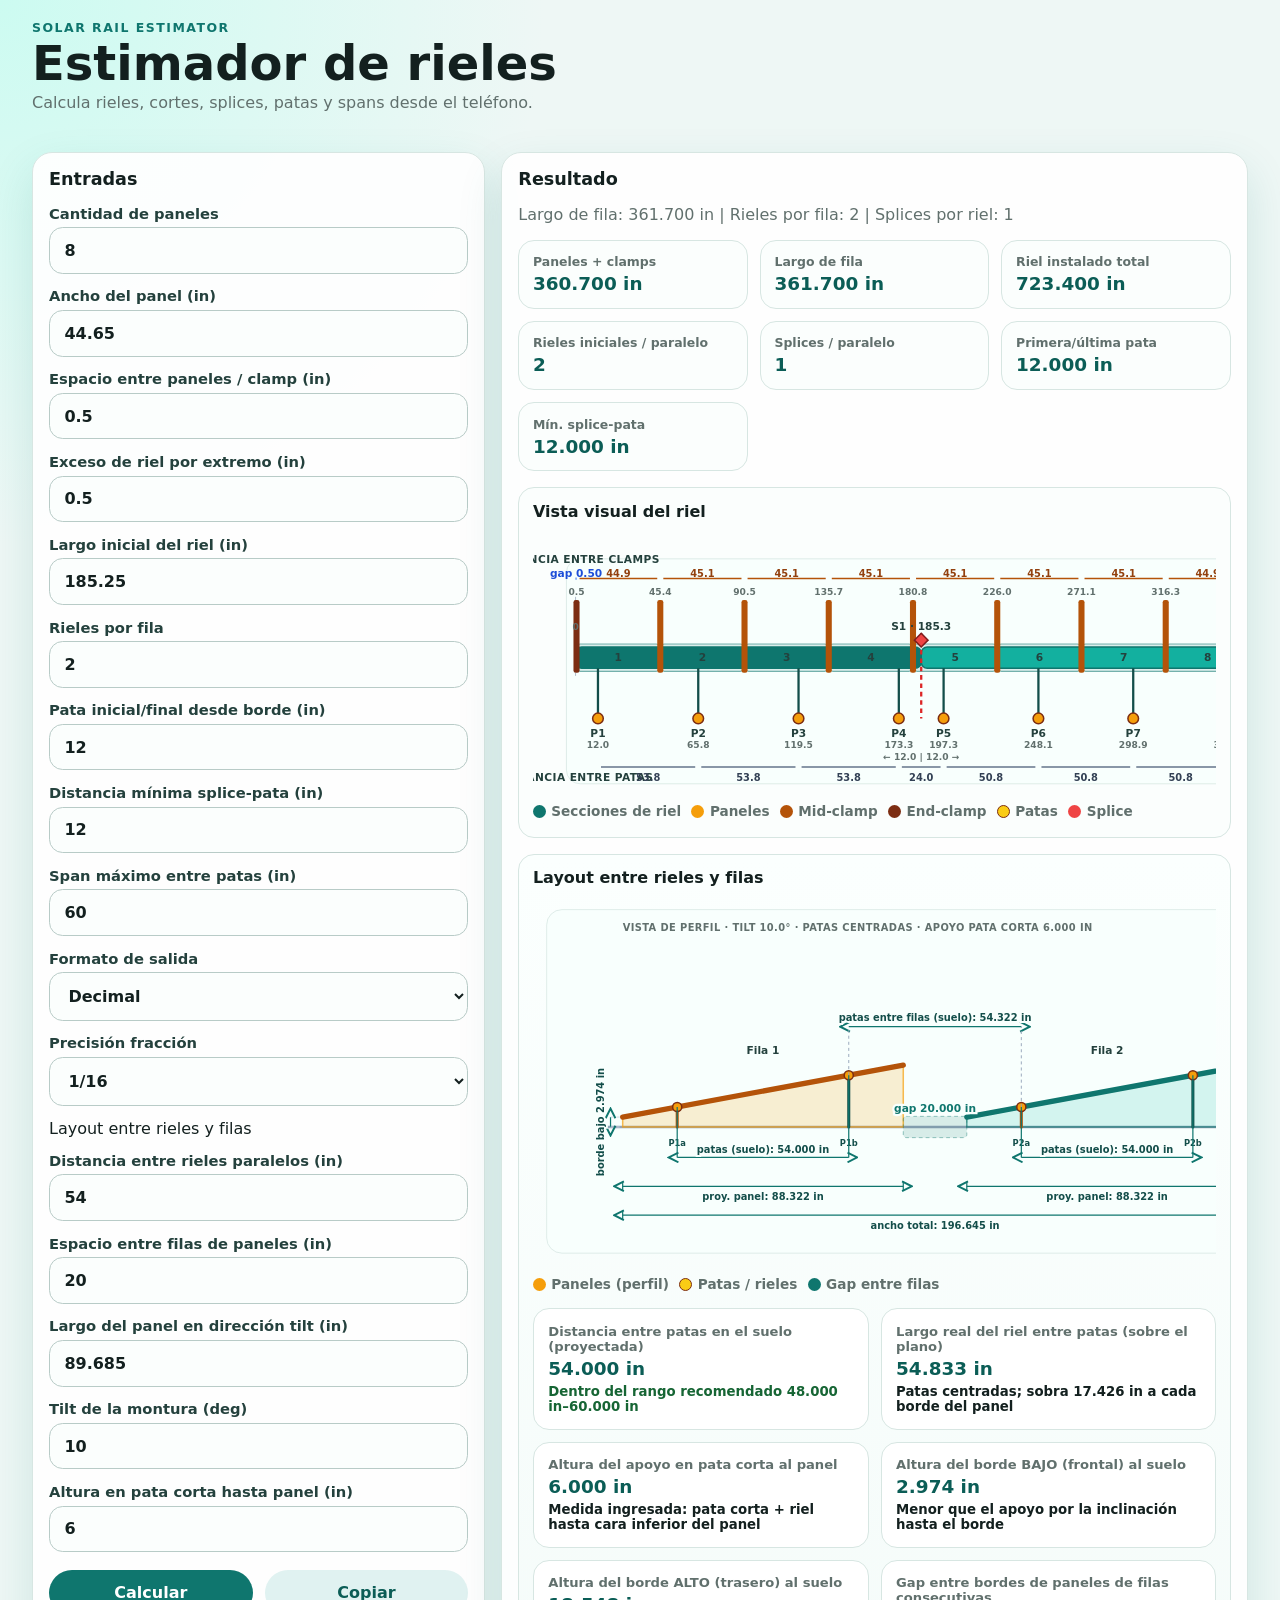
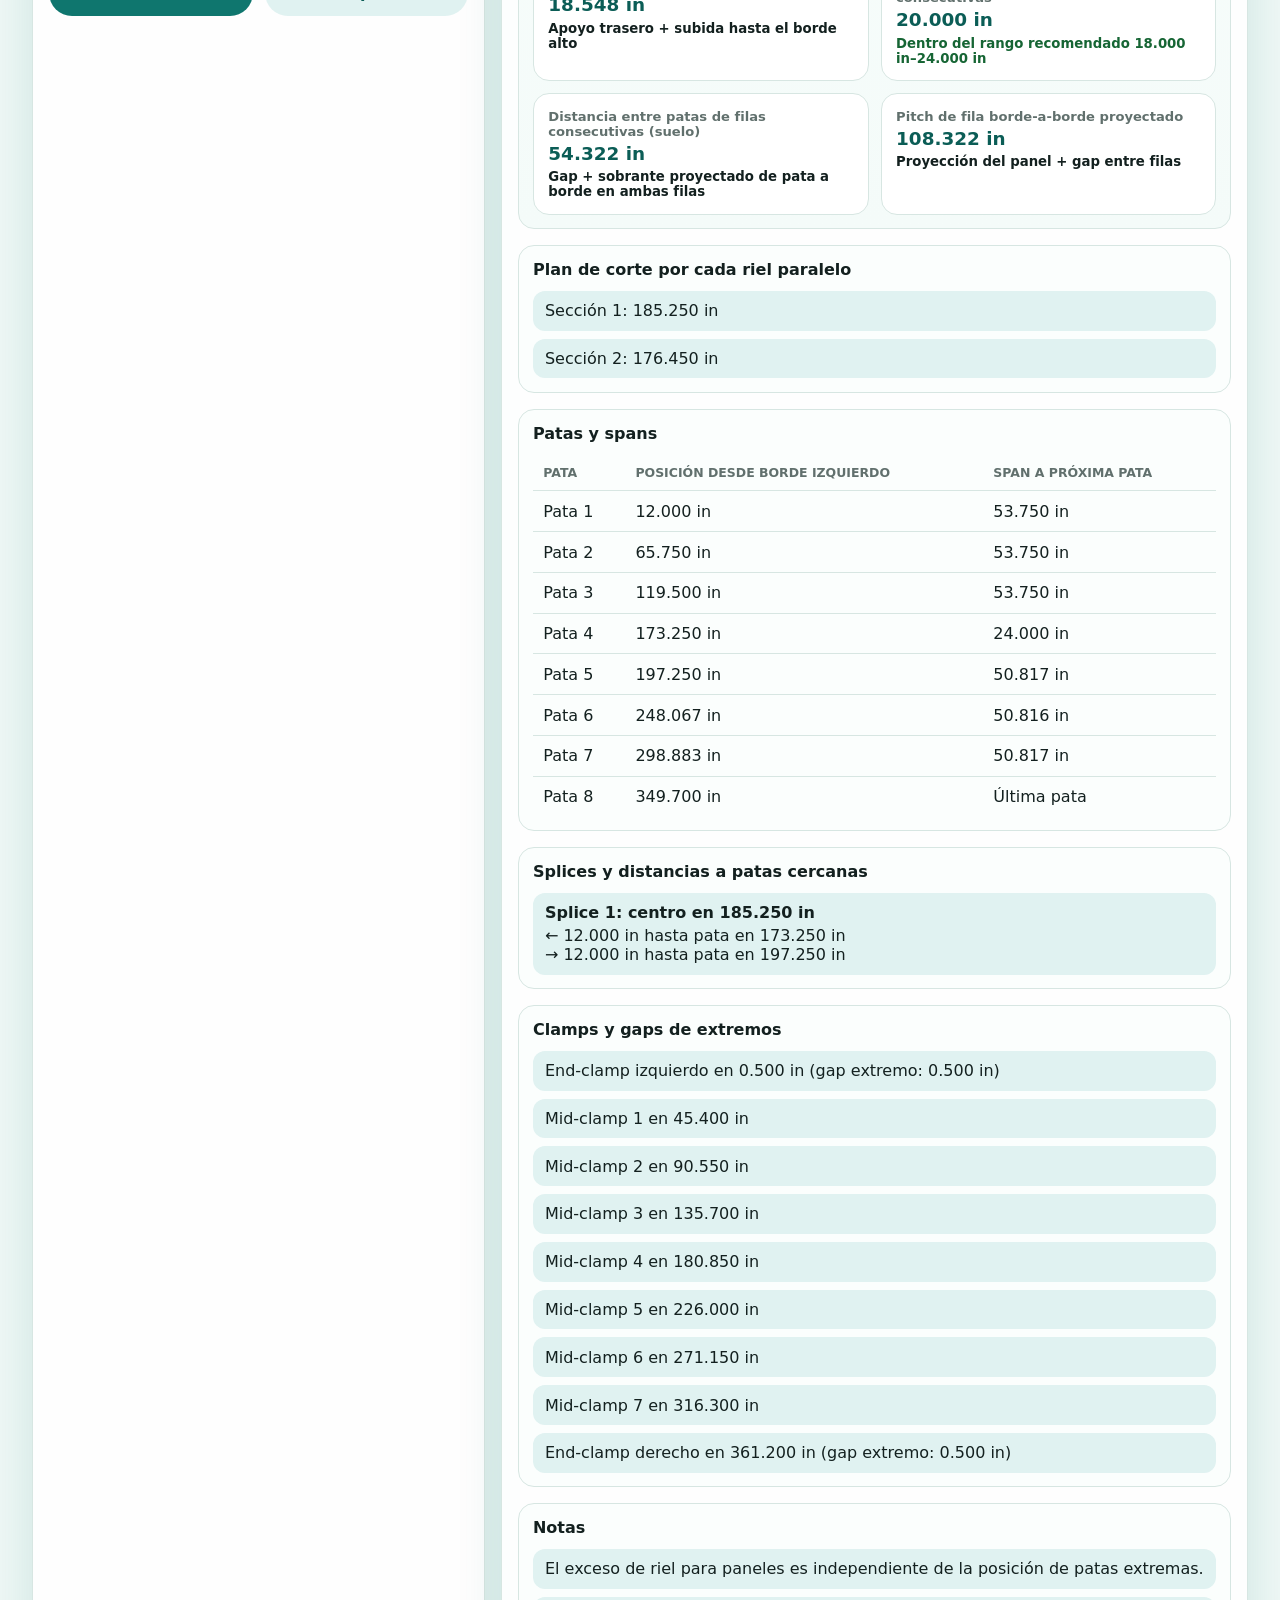
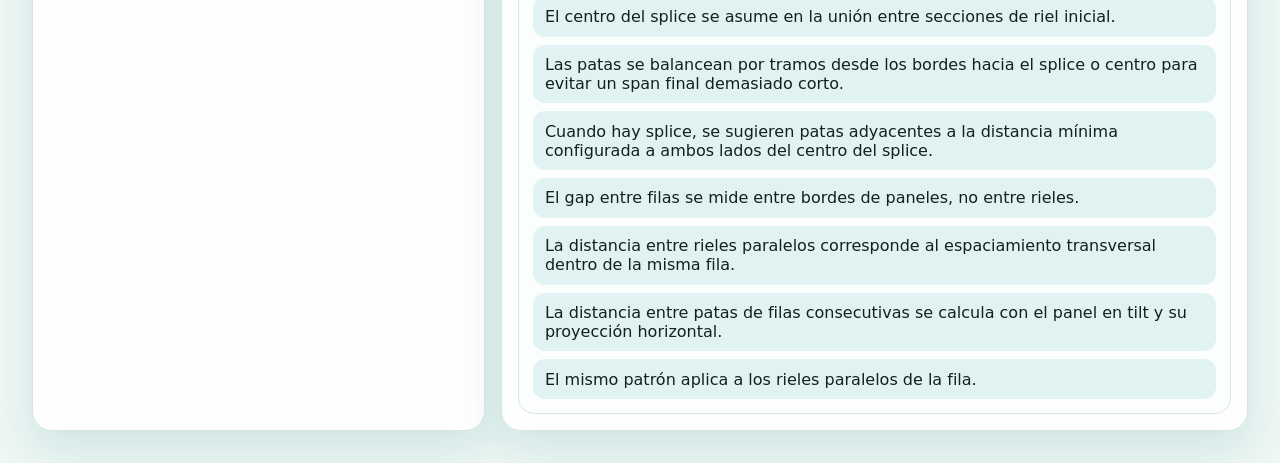
<file: index.html>
<!doctype html>
<html lang="es">
  <head>
    <meta charset="utf-8" />
    <meta name="viewport" content="width=device-width, initial-scale=1" />
    <meta name="theme-color" content="#0f766e" />
    <title>Estimador de Rieles Solares</title>
    <link rel="manifest" href="manifest.webmanifest" />
    <link rel="icon" href="icon.svg" type="image/svg+xml" />
    <link rel="stylesheet" href="styles.css" />
  </head>
  <body>
    <header class="app-header">
      <div>
        <p class="eyebrow">Solar rail estimator</p>
        <h1>Estimador de rieles</h1>
        <p class="subtitle">Calcula rieles, cortes, splices, patas y spans desde el teléfono.</p>
      </div>
      <button id="installButton" class="ghost-button" hidden>Instalar</button>
    </header>

    <main class="layout">
      <section class="card input-card" aria-labelledby="inputsTitle">
        <h2 id="inputsTitle">Entradas</h2>
        <form id="railForm" class="form-grid">
          <label>
            <span>Cantidad de paneles</span>
            <input id="panelCount" inputmode="numeric" min="1" step="1" type="number" required />
          </label>
          <label>
            <span>Ancho del panel (in)</span>
            <input id="panelWidth" inputmode="text" type="text" required />
          </label>
          <label>
            <span>Espacio entre paneles / clamp (in)</span>
            <input id="clampGap" inputmode="text" type="text" required />
          </label>
          <label>
            <span>Exceso de riel por extremo (in)</span>
            <input id="railExcess" inputmode="text" type="text" required />
          </label>
          <label>
            <span>Largo inicial del riel (in)</span>
            <input id="stockRailLength" inputmode="text" type="text" required />
          </label>
          <label>
            <span>Rieles por fila</span>
            <input id="railsPerRow" inputmode="numeric" min="1" step="1" type="number" required />
          </label>
          <label>
            <span>Pata inicial/final desde borde (in)</span>
            <input id="edgeLegOffset" inputmode="text" type="text" required />
          </label>
          <label>
            <span>Distancia mínima splice-pata (in)</span>
            <input id="minSpliceLegDistance" inputmode="text" type="text" required />
          </label>
          <label>
            <span>Span máximo entre patas (in)</span>
            <input id="maxLegSpan" inputmode="text" type="text" required />
          </label>
          <label>
            <span>Formato de salida</span>
            <select id="outputFormat">
              <option value="decimal">Decimal</option>
              <option value="fraction">Fracción</option>
            </select>
          </label>
          <label>
            <span>Precisión fracción</span>
            <select id="fractionDenominator">
              <option value="8">1/8</option>
              <option value="16">1/16</option>
              <option value="32">1/32</option>
              <option value="64">1/64</option>
            </select>
          </label>
          <div class="form-section-title">Layout entre rieles y filas</div>
          <label>
            <span>Distancia entre rieles paralelos (in)</span>
            <input id="parallelRailSpacing" inputmode="text" type="text" required />
          </label>
          <label>
            <span>Espacio entre filas de paneles (in)</span>
            <input id="rowGap" inputmode="text" type="text" required />
          </label>
          <label>
            <span>Largo del panel en dirección tilt (in)</span>
            <input id="panelLength" inputmode="text" type="text" required />
          </label>
          <label>
            <span>Tilt de la montura (deg)</span>
            <input id="tiltDeg" inputmode="text" type="text" required />
          </label>
          <label>
            <span>Altura en pata corta hasta panel (in)</span>
            <input id="frontLegHeight" inputmode="text" type="text" required />
          </label>
          <div class="button-row">
            <button type="submit" class="primary-button">Calcular</button>
            <button type="button" id="copyButton" class="secondary-button">Copiar</button>
          </div>
        </form>
      </section>

      <section class="card results-card" aria-labelledby="resultsTitle">
        <div class="results-heading">
          <div>
            <h2 id="resultsTitle">Resultado</h2>
            <p id="summary" class="summary">Ingresa los datos y presiona Calcular.</p>
          </div>
        </div>
        <div id="result" class="result-box" aria-live="polite"></div>
      </section>
    </main>

    <template id="emptyTemplate">
      <div class="empty-state">
        <strong>Ejemplo de uso</strong>
        <p>Largo de riel = paneles + clamps + exceso de riel en ambos extremos.</p>
        <p>Puedes escribir medidas como <strong>44.65</strong>, <strong>44 5/8</strong>, <strong>1/2</strong> o <strong>12-1/4</strong>.</p>
        <p>Las patas convergen desde los bordes hacia el splice o centro para evitar spans finales demasiado cortos.</p>
        <p>También valida el espacio entre filas recomendado de 18–24 in, rieles paralelos de 48–60 in y distancias proyectadas por tilt.</p>
      </div>
    </template>

    <script src="app.js" defer></script>
  </body>
</html>
</file>
<file: styles.css>
:root {
  color-scheme: light;
  --bg: #eef7f5;
  --card: #ffffff;
  --ink: #13201f;
  --muted: #61706d;
  --line: #d7e6e2;
  --primary: #0f766e;
  --primary-dark: #0b5d56;
  --accent: #f59e0b;
  --soft: #e0f2f1;
  --shadow: 0 18px 45px rgba(15, 118, 110, 0.14);
}

* {
  box-sizing: border-box;
}

body {
  margin: 0;
  min-height: 100vh;
  background: radial-gradient(circle at top left, #ccfbf1 0, transparent 34rem), var(--bg);
  color: var(--ink);
  font-family: Inter, ui-sans-serif, system-ui, -apple-system, BlinkMacSystemFont, "Segoe UI", sans-serif;
}

.app-header {
  display: flex;
  align-items: center;
  justify-content: space-between;
  gap: 1rem;
  padding: 1.25rem clamp(1rem, 4vw, 2rem) 0.5rem;
}

.eyebrow {
  margin: 0 0 0.25rem;
  color: var(--primary);
  font-size: 0.78rem;
  font-weight: 800;
  letter-spacing: 0.12em;
  text-transform: uppercase;
}

h1,
h2,
p {
  margin-top: 0;
}

h1 {
  margin-bottom: 0.35rem;
  font-size: clamp(1.75rem, 5vw, 3rem);
  line-height: 1;
}

h2 {
  margin-bottom: 1rem;
  font-size: 1.1rem;
}

.subtitle,
.summary {
  color: var(--muted);
}

.layout {
  display: grid;
  grid-template-columns: minmax(18rem, 0.85fr) minmax(20rem, 1.4fr);
  gap: 1rem;
  padding: 1rem clamp(1rem, 4vw, 2rem) 2rem;
}

.card {
  background: rgba(255, 255, 255, 0.92);
  border: 1px solid var(--line);
  border-radius: 1.25rem;
  box-shadow: var(--shadow);
  padding: 1rem;
}

.form-grid {
  display: grid;
  gap: 0.85rem;
}

label {
  display: grid;
  gap: 0.35rem;
  color: #24413d;
  font-size: 0.92rem;
  font-weight: 700;
}

input,
select {
  width: 100%;
  border: 1px solid #b8cbc7;
  border-radius: 0.85rem;
  padding: 0.8rem 0.9rem;
  color: var(--ink);
  background: #fbfefd;
  font: inherit;
  font-size: 1rem;
}

input:focus,
select:focus {
  border-color: var(--primary);
  box-shadow: 0 0 0 4px rgba(15, 118, 110, 0.14);
  outline: none;
}

.button-row {
  display: grid;
  grid-template-columns: 1fr 1fr;
  gap: 0.75rem;
  margin-top: 0.25rem;
}

button {
  border: 0;
  border-radius: 999px;
  cursor: pointer;
  font: inherit;
  font-weight: 800;
  padding: 0.85rem 1rem;
}

.primary-button {
  background: var(--primary);
  color: white;
}

.primary-button:active,
.primary-button:hover {
  background: var(--primary-dark);
}

.secondary-button,
.ghost-button {
  background: var(--soft);
  color: var(--primary-dark);
}

.results-card {
  min-width: 0;
}

.results-heading {
  display: flex;
  justify-content: space-between;
  gap: 1rem;
}

.result-box {
  display: grid;
  gap: 1rem;
  min-width: 0;
}

.metric-grid {
  display: grid;
  grid-template-columns: repeat(auto-fit, minmax(220px, 1fr));
  gap: 0.75rem;
  min-width: 0;
}

.metric,
.detail-panel {
  border: 1px solid var(--line);
  border-radius: 1rem;
  background: #fbfefd;
  padding: 0.85rem;
  min-width: 0;
}

.metric span {
  display: block;
  color: var(--muted);
  font-size: 0.78rem;
  font-weight: 700;
}

.metric strong {
  display: block;
  margin-top: 0.25rem;
  color: var(--primary-dark);
  font-size: 1.15rem;
  overflow-wrap: anywhere;
}

.detail-panel h3 {
  margin: 0 0 0.75rem;
  font-size: 1rem;
}

.visual-panel {
  overflow: hidden;
}

.rail-visual-wrap {
  display: grid;
  gap: 0.75rem;
  overflow-x: auto;
  padding-bottom: 0.25rem;
}

.rail-visual {
  min-width: 760px;
  width: 100%;
  height: auto;
}

.visual-bg {
  fill: #f8fffd;
  stroke: var(--line);
}

.panel-zone {
  fill: rgba(245, 158, 11, 0.18);
  stroke: rgba(245, 158, 11, 0.65);
  stroke-dasharray: 8 6;
}

.rail-section {
  stroke: #0f766e;
  stroke-width: 2;
}

.section-0 {
  fill: #0f766e;
}

.section-1 {
  fill: #14b8a6;
}

.edge-line {
  stroke: #94a3b8;
  stroke-dasharray: 5 5;
}

.zone-label,
.rail-visual text {
  dominant-baseline: middle;
  fill: #24413d;
  font-size: 14px;
  font-weight: 800;
  text-anchor: middle;
}

.rail-visual .small-label {
  fill: var(--muted);
  font-size: 12px;
  font-weight: 700;
}

.leg-mark line {
  stroke: #134e4a;
  stroke-width: 3;
}

.leg-mark circle {
  fill: #f59e0b;
  stroke: #7c2d12;
  stroke-width: 2;
}

.splice-mark line {
  stroke: #dc2626;
  stroke-dasharray: 6 5;
  stroke-width: 3;
}

.splice-mark path {
  fill: #ef4444;
  stroke: #7f1d1d;
  stroke-width: 2;
}

.span-mark line {
  stroke: #64748b;
  stroke-width: 2;
}

.span-mark text {
  fill: #334155;
  font-size: 13px;
}

.clamp-dist-mark line {
  stroke: #b45309;
  stroke-width: 2;
}

.clamp-dist-mark text {
  fill: #92400e;
  font-size: 13px;
  font-weight: 800;
  text-anchor: middle;
}

.band-title {
  fill: var(--muted);
  font-size: 12px;
  font-weight: 800;
  letter-spacing: 0.04em;
  text-transform: uppercase;
}

.visual-legend {
  display: flex;
  flex-wrap: wrap;
  gap: 0.65rem;
  color: var(--muted);
  font-size: 0.85rem;
  font-weight: 800;
}

.visual-legend span {
  display: inline-flex;
  align-items: center;
  gap: 0.35rem;
}

.visual-legend i {
  display: inline-block;
  height: 0.8rem;
  width: 0.8rem;
  border-radius: 999px;
}

.legend-rail {
  background: #0f766e;
}

.legend-panel {
  background: #f59e0b;
}

.legend-leg {
  background: #facc15;
  border: 1px solid #7c2d12;
}

.legend-splice {
  background: #ef4444;
}

.panel-block {
  fill: rgba(15, 118, 110, 0.12);
  stroke: rgba(15, 118, 110, 0.55);
  stroke-width: 1.5;
}

.panel-number {
  fill: #0b5d56;
  font-size: 13px;
  font-weight: 800;
  text-anchor: middle;
  dominant-baseline: middle;
}

.clamp-end rect {
  fill: #7c2d12;
}

.clamp-mid rect {
  fill: #b45309;
}

.clamp-mark text {
  fill: #7c2d12;
}

.gap-mark line {
  stroke: #2563eb;
  stroke-width: 3;
}

.gap-mark text {
  fill: #1d4ed8;
}

.legend-clamp-mid {
  background: #b45309;
}

.legend-clamp-end {
  background: #7c2d12;
}

.rail-list,
.splice-list,
.notes {
  display: grid;
  gap: 0.5rem;
  margin: 0;
  padding: 0;
  list-style: none;
}

.rail-list li,
.splice-list li,
.notes li {
  border-radius: 0.75rem;
  background: var(--soft);
  padding: 0.65rem 0.75rem;
}

.warning-panel {
  border-color: rgba(245, 158, 11, 0.45);
  background: #fffbeb;
}

.warning-panel .notes li {
  background: #fef3c7;
  color: #78350f;
}

.layout-panel {
  background: linear-gradient(180deg, #fbfffe 0%, #f4fbf9 100%);
}

.layout-grid {
  display: grid;
  grid-template-columns: repeat(2, minmax(0, 1fr));
  gap: 0.75rem;
}

.cross-row-wrap {
  display: grid;
  gap: 0.75rem;
  margin-bottom: 1rem;
  overflow-x: auto;
}

.cross-row-visual {
  min-width: 760px;
  width: 100%;
  height: auto;
}

.cross-row-bg {
  fill: #f8fffd;
  stroke: var(--line);
}

.cross-ground {
  stroke: #94a3b8;
  stroke-width: 3;
  stroke-linecap: round;
}

.cross-tri {
  stroke-width: 2;
}

.cross-tri-a {
  fill: rgba(245, 158, 11, 0.18);
  stroke: rgba(245, 158, 11, 0.7);
}

.cross-tri-b {
  fill: rgba(20, 184, 166, 0.16);
  stroke: rgba(15, 118, 110, 0.65);
}

.cross-panel-line {
  stroke: #b45309;
  stroke-width: 7;
  stroke-linecap: round;
}

.cross-tri-b + .cross-panel-line,
.cross-tri-b ~ .cross-panel-line {
  stroke: #0f766e;
}

.cross-rail-dot {
  fill: #fff;
  stroke: #7c2d12;
  stroke-width: 2;
}

.cross-leg line {
  stroke: #475569;
  stroke-width: 4;
  stroke-linecap: round;
}

.cross-leg-short line {
  stroke: #b45309;
}

.cross-leg-tall line {
  stroke: #134e4a;
}

.cross-leg circle {
  fill: #f59e0b;
  stroke: #7c2d12;
  stroke-width: 2;
}

.cross-dim-leg-h line {
  stroke: #b45309;
}

.cross-dim-leg-h .cross-ext {
  stroke: #cbd5e1;
  stroke-width: 1.2;
  stroke-dasharray: 4 4;
}

.cross-dim-leg-h text {
  fill: #92400e;
  font-weight: 800;
}

.cross-dim-edge line {
  stroke: #7c3aed;
}

.cross-dim-edge .cross-ext {
  stroke: #cbd5e1;
  stroke-width: 1.2;
  stroke-dasharray: 4 4;
}

.cross-dim-edge text {
  fill: #6d28d9;
  font-weight: 800;
}

.cross-leg text {
  fill: #134e4a;
  font-size: 11px;
  font-weight: 800;
  text-anchor: middle;
  dominant-baseline: hanging;
}

.cross-dim-leg text {
  fill: #92400e;
  font-weight: 800;
}

.cross-dim-leg line {
  stroke: #b45309;
}

.cross-dim-rows line {
  stroke: #0f766e;
}

.cross-dim-rows .cross-ext {
  stroke: #94a3b8;
  stroke-width: 1.2;
  stroke-dasharray: 4 4;
}

.cross-dim line {
  stroke: #0f766e;
  stroke-width: 1.6;
}

.cross-dim text {
  fill: #134e4a;
  font-size: 13px;
  font-weight: 700;
  text-anchor: middle;
  paint-order: stroke;
  stroke: #f8fffd;
  stroke-width: 5px;
}

.cross-gap-band rect {
  fill: rgba(15, 118, 110, 0.14);
  stroke: rgba(15, 118, 110, 0.55);
  stroke-dasharray: 5 4;
}

.cross-title {
  fill: var(--muted);
  font-size: 13px;
  font-weight: 800;
  letter-spacing: 0.04em;
  text-transform: uppercase;
}

.cross-label,
.cross-gap-label {
  fill: #24413d;
  font-size: 14px;
  font-weight: 800;
  text-anchor: middle;
}

.cross-gap-label {
  fill: #0f766e;
  paint-order: stroke;
  stroke: #f8fffd;
  stroke-width: 6px;
}

.legend-row {
  background: #f59e0b;
}

.legend-gap {
  background: #0f766e;
}

.layout-item {
  border: 1px solid var(--line);
  border-radius: 1rem;
  background: #fff;
  padding: 0.9rem;
}

.layout-item span {
  display: block;
  color: var(--muted);
  font-size: 0.82rem;
  font-weight: 700;
}

.layout-item strong {
  display: block;
  margin-top: 0.25rem;
  font-size: 1.15rem;
  color: var(--primary-dark);
}

.layout-item em {
  display: block;
  margin-top: 0.35rem;
  font-style: normal;
  font-size: 0.83rem;
  font-weight: 800;
}

.status-ok {
  color: #166534;
}

.status-warn {
  color: #92400e;
}

.status-bad {
  color: #b91c1c;
}

.leg-table {
  width: 100%;
  border-collapse: collapse;
  overflow: hidden;
  border-radius: 0.85rem;
}

.leg-table th,
.leg-table td {
  border-bottom: 1px solid var(--line);
  padding: 0.65rem;
  text-align: left;
}

.leg-table th {
  color: var(--muted);
  font-size: 0.78rem;
  text-transform: uppercase;
}

.leg-table tr:last-child td {
  border-bottom: 0;
}

.splice-item strong {
  display: block;
  margin-bottom: 0.25rem;
}

.empty-state {
  border: 1px dashed #8db8b2;
  border-radius: 1rem;
  color: var(--muted);
  padding: 1rem;
}

@media (max-width: 860px) {
  .app-header {
    align-items: flex-start;
    flex-direction: column;
  }

  .layout {
    grid-template-columns: 1fr;
  }


  .layout-grid {
    grid-template-columns: 1fr;
  }
}

@media (max-width: 520px) {
  .button-row,
  .metric-grid {
    grid-template-columns: 1fr;
  }

  .card {
    border-radius: 1rem;
    padding: 0.85rem;
  }
}
</file>
